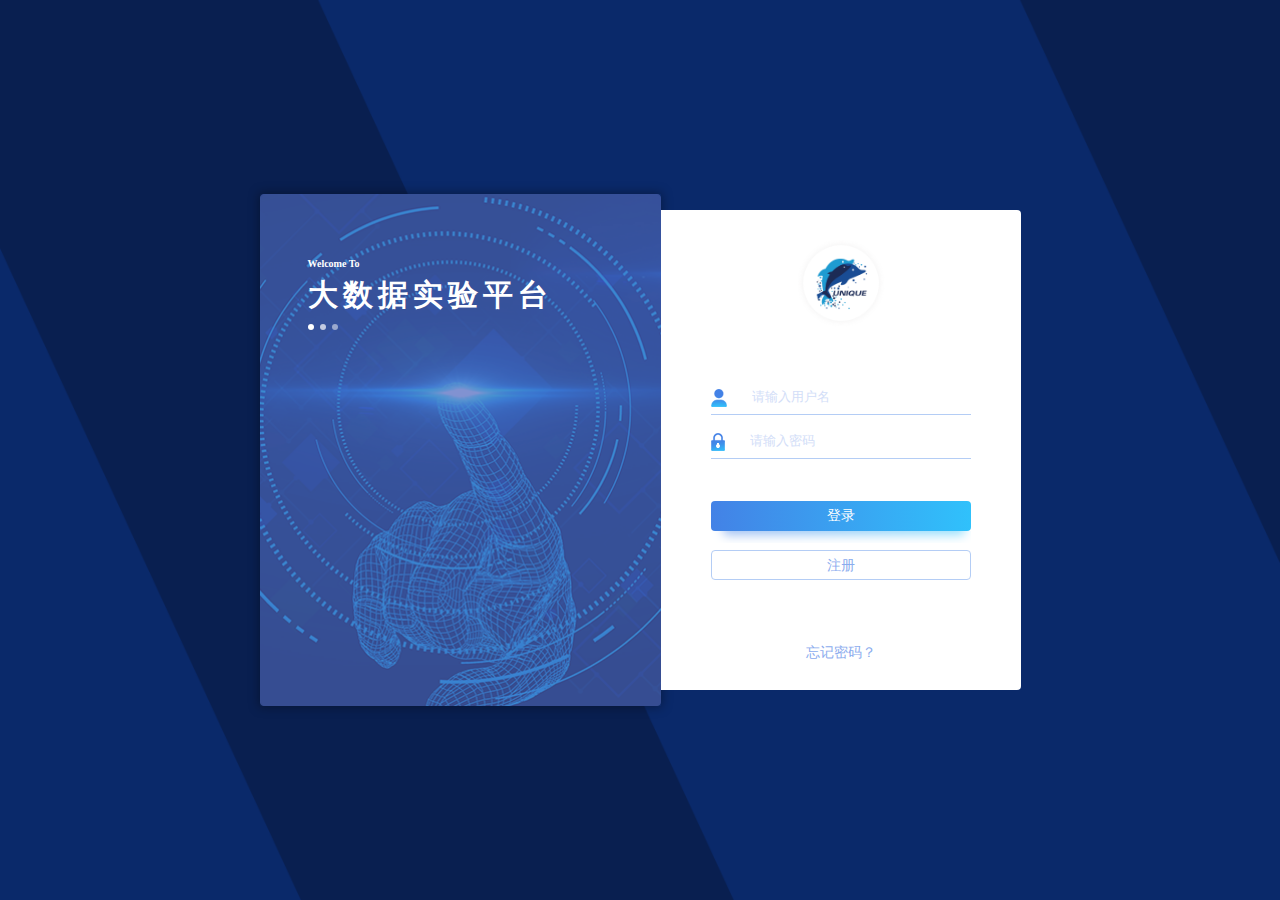
<file: index.html>
<!DOCTYPE html>
<html lang="en">
<head>
	<meta charset="UTF-8">
	<title>登录</title>
	<link rel="stylesheet" href="css/sign.css">
	<link rel="stylesheet" href="https://at.alicdn.com/t/font_828906_cgu0ub72jb9.css">
	<script src="js/sign.js"></script>
</head>
<body>
	<div class="HXH_box">
		<div class="HXH_box-left">
			<img src="img/background2.png" alt="">
			<p class="HXH_box-welcome">Welcome To</p>
			<p class="HXH_box-welcome HXH_box-DSJ">大数据实验平台</p>
			<div class="HXH_box-first"></div>
			<div class="HXH_box-first second"></div>
			<div class="HXH_box-first third"></div>
		</div>
		<div class="HXH_box-right">
			<div class="HXH_box-img">
				<img src="img/people.png" alt="">
			</div>
			<div class="HXH_box-list">
				<h5 class="hint">请输入正确账号</h5>
				<ul>
					<li>
						<img src="img/logo1.png" alt="" class="logo1">
						<input type="text" placeholder="请输入用户名" class="username">
						<p>
						<i class="iconfont icon-unie610 dui"></i>
						<i class="iconfont icon-cuo cuo"></i>
						</p>
					</li>
					
					<li>
						<img src="img/logo3.png" alt="" class="logo1 logo3">
						<input type="password" placeholder="请输入密码" class="password">
						<p>
						<i class="iconfont icon-unie610 dui1"></i>
						<i class="iconfont icon-cuo cuo1"></i>
						</p>
					</li>
					
				</ul>
				<button type="submit" class="HXH_submit1">登录</button>
				<div class="HXH_shadow"></div>
				<a href="zhucu.html"><button type="submit" class="HXH_submit2">注册</button></a>
				<a href=""><p>忘记密码？</p></a>
			</div>
		</div>
	</div>
</body>
</html>
</file>
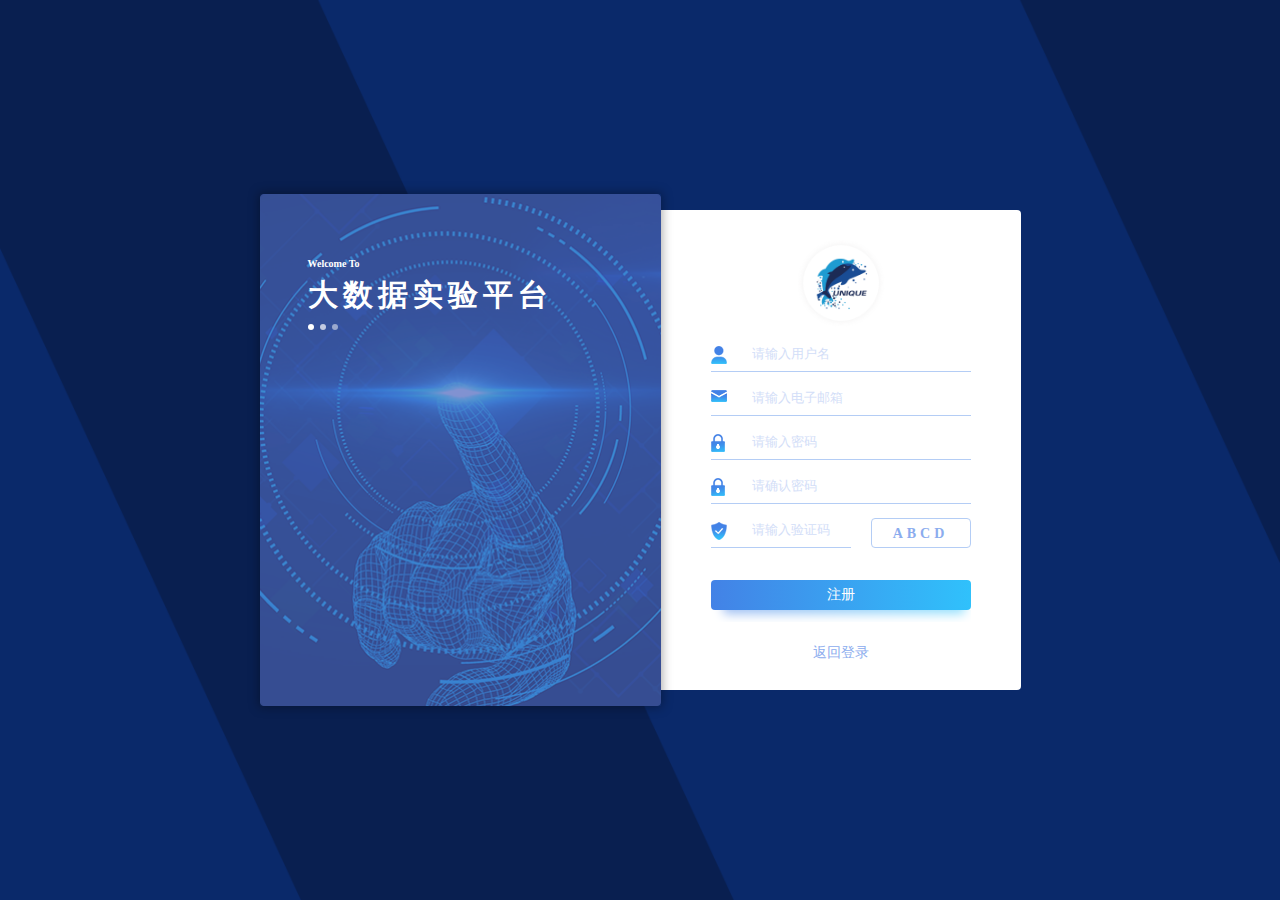
<file: zhucu.html>
<!DOCTYPE html>
<html lang="en">
<head>
	<meta charset="UTF-8">
	<title>注册</title>
	<link rel="stylesheet" href="https://at.alicdn.com/t/font_828830_mrmjdu5eq1.css">
	<link rel="stylesheet" href="css/animate.css">
	<link rel="stylesheet" href="css/index.css">
	<script src="js/index.js"></script>
</head>
<body>
	<div class="FYD_box">
		<div class="FYD_box-left">
			<img src="img/background2.png" alt="">
			<p class="FYD_box-welcome">Welcome To</p>
			<p class="FYD_box-welcome FYD_box-DSJ">大数据实验平台</p>
			<div class="FYD_box-first"></div>
			<div class="FYD_box-first second"></div>
			<div class="FYD_box-first third"></div>
		</div>
		<div class="FYD_box-right">
			<div class="FYD_box-img">
				<img src="img/people.png" alt="">
			</div>
			<div class="FYD_box-list">
				<ul>
					<li>
						<img src="img/logo1.png" alt="" class="logo1">
						<input type="text" placeholder="请输入用户名">
					</li>
					<li>
						<img src="img/logo2.png" alt="" class="logo1 logo2">
						<input type="email" placeholder="请输入电子邮箱">
					</li>
					<li>
						<img src="img/logo3.png" alt="" class="logo1 logo3">
						<input type="password" placeholder="请输入密码" class="name">
					</li>
					<li>
						<img src="img/logo3.png" alt="" class="logo1 logo3">
						<input type="password" placeholder="请确认密码" class="name">
					</li>
					<div class="all">
						<li class="small">
							<img src="img/logo4.png" alt="" class="logo1">
							<input type="text" placeholder="请输入验证码">
						</li>
						<button type="submit" class="FYD_button">
							ABCD
						</button>
					</div>
				</ul>
				<button type="submit" class="FYD_submit">注册</button>
				<div class="FYD_shadow"></div>
				<a href="index.html"><p>返回登录</p></a>
			</div>
		</div>
	</div>
	<div class="FYD_alert">
		<p class="FYD_text">您复制的密码已发送到您的邮箱</p>
		<i class="iconfont icon-gantanhao"></i>
		<p class="FYD_close">×</p>
	</div>
</body>
</html>
</file>
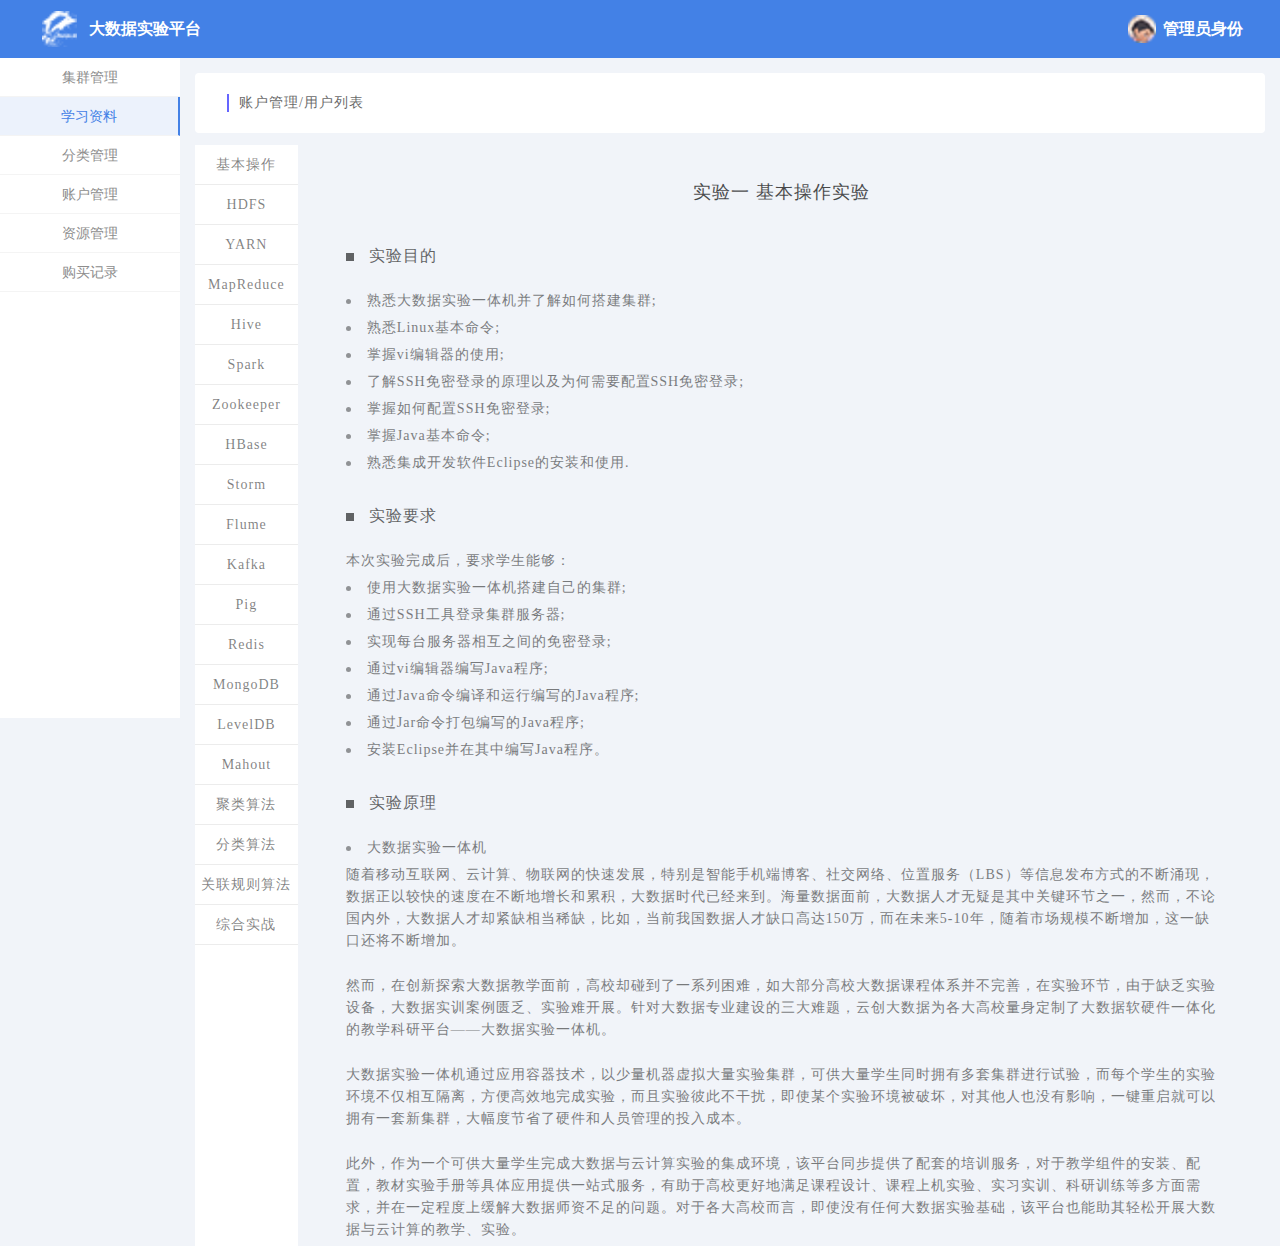
<file: 学习资料/stady_job.html>
<!doctype html>
<html lang="en">
<head>
    <meta charset="UTF-8">
    <meta name="viewport"
          content="width=device-width, user-scalable=no, initial-scale=1.0, maximum-scale=1.0, minimum-scale=1.0">
    <meta http-equiv="X-UA-Compatible" content="ie=edge">
    <link rel="stylesheet" href="http://at.alicdn.com/t/font_828283_t6ohz0yy.css">
    <link rel="stylesheet" href="css/base.css">
    <link rel="stylesheet" href="css/stady_job.css">
    <link rel="stylesheet" href="css/animate.css">

    <script src="js/xxzl1.js"></script>
    <title>公共样式</title>
</head>
<body>
    <header>
        <div class="left">
            <img src="img/logo.png" alt="">
            <h1>大数据实验平台</h1>
        </div>
        <div class="right">
            <img src="img/photo.png" alt="">
            <h2>管理员身份</h2>
            <div class="icon">
                <i class="iconfont icon-xiala"></i>
            </div>
        </div>
    </header>
    <main>
        <!--左侧列表-->
        <div class="list ">
                <p>集群管理</p>
                <p class="active">学习资料</p>
                <p>分类管理</p>
                <p>账户管理</p>
                <p>资源管理</p>
                <p>购买记录</p>
        </div>
        <!--左侧列表结束-->
        <!--主要内容-->
        <div class="CT_bigBox" style="padding:15px 15px 0 ">
            <!--顶部盒子内容-->
            <div class="topBox">
                <h2>账户管理/用户列表</h2>
            </div>

            <!--下面盒子内容-->
            <div class="nextBox">

                <!--左边盒子内容-->
                <div class="leftBox">
                    <ul>
                        <li class="a">基本操作</li>
                        <li class="a">HDFS</li>
                        <li class="a">YARN</li>
                        <li class="a">MapReduce</li>
                        <li class="a">Hive</li>
                        <li class="a">Spark
                            <div class="sanjiao"> ></div>
                            <div class="yc animated">
                                <ul>
                                    <li class="b">大数据实验一体机基本操作</li>
                                    <li class="b">部署Zookeeper</li>
                                    <li class="b">实时WordCountTopology</li>
                                </ul>
                            </div>
                        </li>
                        <li class="a">Zookeeper</li>
                        <li class="a">HBase</li>
                        <li class="a">Storm</li>
                        <li class="a">Flume</li>
                        <li class="a">Kafka</li>
                        <li class="a">Pig</li>
                        <li class="a">Redis</li>
                        <li class="a">MongoDB</li>
                        <li class="a">LevelDB</li>
                        <li class="a">Mahout</li>
                        <li class="a">聚类算法</li>
                        <li class="a">分类算法</li>
                        <li class="a">关联规则算法</li>
                        <li class="a">综合实战</li>
                    </ul>
                </div>

                <!--右边盒子内容-->
                <div class="rightBox">
                    <h2>实验一  基本操作实验</h2>

                    <!--实验目的-->
                    <dl>
                        <dt>
                            <div class="fang"></div>
                            <div class="text">实验目的</div>
                        </dt>
                        <dd>
                            <div class="yuan"></div>
                            <div class="text1">熟悉大数据实验一体机并了解如何搭建集群;</div>
                        </dd>
                        <dd>
                            <div class="yuan"></div>
                            <div class="text1">熟悉Linux基本命令;</div>
                        </dd>
                        <dd>
                            <div class="yuan"></div>
                            <div class="text1">掌握vi编辑器的使用;</div>
                        </dd>
                        <dd>
                            <div class="yuan"></div>
                            <div class="text1">了解SSH免密登录的原理以及为何需要配置SSH免密登录;</div>
                        </dd>
                        <dd>
                            <div class="yuan"></div>
                            <div class="text1">掌握如何配置SSH免密登录;</div>
                        </dd>
                        <dd>
                            <div class="yuan"></div>
                            <div class="text1">掌握Java基本命令;</div>
                        </dd>
                        <dd>
                            <div class="yuan"></div>
                            <div class="text1">熟悉集成开发软件Eclipse的安装和使用.</div>
                        </dd>
                    </dl>

                    <!--实验要求-->
                    <dl>
                        <dt>
                            <div class="fang"></div>
                            <div class="text">实验要求</div>
                        </dt>
                        <dd>
                            <div class="text1">本次实验完成后，要求学生能够：</div>
                        </dd>
                        <dd>
                            <div class="yuan"></div>
                            <div class="text1">使用大数据实验一体机搭建自己的集群;</div>
                        </dd>
                        <dd>
                            <div class="yuan"></div>
                            <div class="text1">通过SSH工具登录集群服务器;</div>
                        </dd>
                        <dd>
                            <div class="yuan"></div>
                            <div class="text1">实现每台服务器相互之间的免密登录;</div>
                        </dd>
                        <dd>
                            <div class="yuan"></div>
                            <div class="text1">通过vi编辑器编写Java程序;</div>
                        </dd>
                        <dd>
                            <div class="yuan"></div>
                            <div class="text1">通过Java命令编译和运行编写的Java程序;</div>
                        </dd>
                        <dd>
                            <div class="yuan"></div>
                            <div class="text1">通过Jar命令打包编写的Java程序;</div>

                        </dd>
                        <dd>
                            <div class="yuan"></div>
                            <div class="text1">安装Eclipse并在其中编写Java程序。</div>

                        </dd>
                    </dl>

                    <!--实验原理-->
                    <dl>
                        <dt>
                            <div class="fang"></div>
                            <div class="text">实验原理</div>
                        </dt>
                        <dd>
                            <div class="yuan"></div>
                            <div class="text1">大数据实验一体机</div>

                        </dd>
                        <dd>
                            <div class="text1">随着移动互联网、云计算、物联网的快速发展，特别是智能手机端博客、社交网络、位置服务（LBS）等信息发布方式的不断涌现，数据正以较快的速度在不断地增长和累积，大数据时代已经来到。海量数据面前，大数据人才无疑是其中关键环节之一，然而，不论国内外，大数据人才却紧缺相当稀缺，比如，当前我国数据人才缺口高达150万，而在未来5-10年，随着市场规模不断增加，这一缺口还将不断增加。</div>

                        </dd>
                        <dd>
                            <div class="text1">然而，在创新探索大数据教学面前，高校却碰到了一系列困难，如大部分高校大数据课程体系并不完善，在实验环节，由于缺乏实验设备，大数据实训案例匮乏、实验难开展。针对大数据专业建设的三大难题，云创大数据为各大高校量身定制了大数据软硬件一体化的教学科研平台——大数据实验一体机。
                            </div>

                        </dd>
                        <dd>

                            <div class="text1">大数据实验一体机通过应用容器技术，以少量机器虚拟大量实验集群，可供大量学生同时拥有多套集群进行试验，而每个学生的实验环境不仅相互隔离，方便高效地完成实验，而且实验彼此不干扰，即使某个实验环境被破坏，对其他人也没有影响，一键重启就可以拥有一套新集群，大幅度节省了硬件和人员管理的投入成本。</div>

                        </dd>
                        <dd>

                            <div class="text1">
                                此外，作为一个可供大量学生完成大数据与云计算实验的集成环境，该平台同步提供了配套的培训服务，对于教学组件的安装、配置，教材实验手册等具体应用提供一站式服务，有助于高校更好地满足课程设计、课程上机实验、实习实训、科研训练等多方面需求，并在一定程度上缓解大数据师资不足的问题。对于各大高校而言，即使没有任何大数据实验基础，该平台也能助其轻松开展大数据与云计算的教学、实验。
                            </div>

                        </dd>

                    </dl>

                </div>


            </div>




        </div>
        <!--主要内容结束-->
    </main>

</body>
</html>
</file>
<file: css/sign.css>
/*
* @Author: Administrator
* @Date:   2018-09-08 10:51:28
* @Last Modified by:   Administrator
* @Last Modified time: 2018-09-08 22:50:59
*/
*{
	box-sizing: border-box;
	font-family: "苹方";
	margin: 0;
	padding: 0;
	list-style: none;
}
html,body{
	margin: 0;
	padding: 0;
	width: 100%;
	height: 100%;
	background-image: url('../img/background.png');
	background-size: 100% 100%;
}
.HXH_box{
	width: 761px;
	height: 512px;
	/* background: pink; */
	position: absolute;
	left: 0;
	right: 0;
	top: 0;
	bottom: 0;
	margin: auto;
	display: flex;
}
.HXH_box .HXH_box-left{
	width: 401px;
	height: 100%;
	/* background: pink; */
	position: relative;
}
.HXH_box .HXH_box-left img{
	width: 100%;
	height: 100%;
	box-shadow: 0 0 10px 1px rgba(0, 0, 0, 0.35);
}
.HXH_box .HXH_box-left .HXH_box-welcome{
	position: absolute;
	top: 64px;
	left: 48px;
	font-size: 10px;
	font-weight: bold;
	color: #fff;

}
.HXH_box .HXH_box-left .HXH_box-DSJ{
	top: 81px;
	left: 48px;
	font-size: 30px;
	letter-spacing: 5px;
}
.HXH_box .HXH_box-left .HXH_box-first{
	position: absolute;
	top: 130px;
	left: 48px;
	width: 6px;
	height: 6px;
	background: #fff;
	border-radius: 50%;
} 
.HXH_box .HXH_box-left .second{
	left: 60px;
	background: #c3cbe1;
}
.HXH_box .HXH_box-left .third{
	left: 72px;
	background: #9ba9cd;
}
.HXH_box .HXH_box-right{
	padding: 0 50px 28px;
	width: 360px;
	height: 480px;
	background: #fff;
	margin:auto 0;
	border-top-right-radius: 4px;
	border-bottom-right-radius: 4px;
	position: relative;

}
.HXH_box .HXH_box-right .HXH_box-img{
	width: 100%;
	height: 90px;
	/* background: yellow; */
	margin-top: 28px;
	display: flex;
	justify-content: center;
}
.HXH_box .HXH_box-right .HXH_box-img img{
	width: 90px;
	height: 90px;
}
.HXH_box .HXH_box-right .HXH_box-list{
	width: 100%;
	height: calc(100% - 118px);
	/* background: orange; */
}
.HXH_box .HXH_box-right .HXH_box-list h5{
	/* padding-top: 30px; */
	text-align: right;
	font-size: 14px;
	color: #f3b3b3; 
	font-weight: normal;
	position: absolute;
	top: 150px;
	right:54px;
	/* margin-bottom: -9px; */
	display: none;
}

.HXH_box .HXH_box-right .HXH_box-list ul{
	width: 100%;
	/* height: 100%; */
}
.HXH_box .HXH_box-right .HXH_box-list .all{
	display: flex;
	flex-direction: row;
	width: 100%;
	height: 44px;
}
.HXH_box .HXH_box-right .HXH_box-list ul li{
	display: flex;
	flex-direction: row;
	width: 100%;
	height: 44px;
	border-bottom: 1.5px solid #b4cdf5;
	/* background: pink; */
}
.HXH_box .HXH_box-right .HXH_box-list ul li:nth-child(1){
	margin-top:43px;
	
	position: relative;
}
.HXH_box .HXH_box-right .HXH_box-list ul li:nth-child(1) i{
	position: absolute;
	top: 18px;
	right:0;	
}
.HXH_box .HXH_box-right .HXH_box-list ul li:nth-child(1) i.cuo{
	color: #f3b3b3;
	display: none;
	padding-right: 5px;	
}
.HXH_box .HXH_box-right .HXH_box-list ul li:nth-child(1) i.dui{
	color: #a8f8db;	
	display: none;
	padding-right: 5px;	
}
.HXH_box .HXH_box-right .HXH_box-list ul li:nth-child(2){
	/* margin-top: 30px; */
	position: relative;
}
.HXH_box .HXH_box-right .HXH_box-list ul li:nth-child(2) i{
	position: absolute;
	top: 18px;
	right:0;	
}
.HXH_box .HXH_box-right .HXH_box-list ul li:nth-child(2) i.cuo1{
	color: #f3b3b3;	
	display: none;
	padding-right: 5px;	
}
.HXH_box .HXH_box-right .HXH_box-list ul li:nth-child(2) i.dui1{
	color: #a8f8db;
	display: none;
	padding-right: 5px;		
}
.HXH_box .HXH_box-right .HXH_box-list ul li .logo1{
	width: 16px;
	height: 18px;
	margin-top: 18px;
}

/* .FYD_box .FYD_box-right .FYD_box-list ul li .logo2{
	width: 16px;
	height: 12px;
} */
.HXH_box .HXH_box-right .HXH_box-list ul li .logo3{
	width: 14px;
	height: 18px;
}
	

.HXH_box .HXH_box-right .HXH_box-list ul li input{
	margin-left: 25px;
	margin-top: 11px;
	height: 30px;
	outline: none;
	border: none;
}
.HXH_box .HXH_box-right .HXH_box-list ul li .name{
	margin-left: 27px;
}
.HXH_box .HXH_box-right .HXH_box-list ul li input::-webkit-input-placeholder{
	color: #d3def8;
}
.HXH_box .HXH_box-right .HXH_box-list ul .all .small{
	width: 140px;
}
.HXH_box .HXH_box-right .HXH_box-list ul .all .HXH_button{
	width: 102px;
	height: 30px;
	margin-top: 13.5px;
	margin-left: 20px;
	border: 1.5px solid #b4cdf5;
	border-radius: 4px;
	background:#fff;
	text-align: center;
	line-height: 30px;
	color: #8bacee;
	letter-spacing: 4px;
	font-weight: bold;
	font-size: 14px;
	font-family: "San Francisco Display";
	cursor: pointer;
}
.HXH_box .HXH_box-right .HXH_submit1{
	width: 100%;
	height: 30px;
	border: none;
	margin-top: 42px;
	background: linear-gradient(to right,#4382e6,#30c1fb);
	border-radius: 4px;
	text-align: center;
	line-height: 30px;
	font-size: 14px;
	color: #fff;
	cursor: pointer;
}
.HXH_box .HXH_box-right .HXH_submit2{
	width: 100%;
	height: 30px;
	border: none;
	margin-top: 7px;
	background: #fff;
	border-radius: 4px;
	text-align: center;
	line-height: 30px;
	font-size: 14px;
	color: #8bacee;
	cursor: pointer;
	border: 1px solid #b4cdf5;
}
.HXH_box .HXH_box-right .HXH_shadow{
	width: 100%;
	height: 12px;
	background-image: url('../img/shadow.png');
	background-position: 0 16px;
}
.HXH_box .HXH_box-right a{
	text-decoration: none;
}
.HXH_box .HXH_box-right a p{
	text-align: center;
	font-size: 14px;
	color: #8bacee;
	margin-top:64px;

}
</file>
<file: css/index.css>
/*
* @Author: 123
* @Date:   2018-09-07 19:58:16
* @Last Modified by:   123
* @Last Modified time: 2018-09-08 17:10:06
*/
*{
	box-sizing: border-box;
	font-family: "苹方";
	margin: 0;
	padding: 0;
	list-style: none;
}
html,body{
	margin: 0;
	padding: 0;
	width: 100%;
	height: 100%;
	background-image: url('../img/background.png');
	background-size: 100% 100%;
}
.FYD_box{
	width: 761px;
	height: 512px;
	/* background: pink; */
	position: absolute;
	left: 0;
	right: 0;
	top: 0;
	bottom: 0;
	margin: auto;
	display: flex;
}
.FYD_box .FYD_box-left{
	width: 401px;
	height: 100%;
	/* background: pink; */
	position: relative;
}
.FYD_box .FYD_box-left img{
	width: 100%;
	height: 100%;
	box-shadow: 0 0 10px 1px rgba(0, 0, 0, 0.35);
}
.FYD_box .FYD_box-left .FYD_box-welcome{
	position: absolute;
	top: 64px;
	left: 48px;
	font-size: 10px;
	font-weight: bold;
	color: #fff;

}
.FYD_box .FYD_box-left .FYD_box-DSJ{
	top: 81px;
	left: 48px;
	font-size: 30px;
	letter-spacing: 5px;
}
.FYD_box .FYD_box-left .FYD_box-first{
	position: absolute;
	top: 130px;
	left: 48px;
	width: 6px;
	height: 6px;
	background: #fff;
	border-radius: 50%;
} 
.FYD_box .FYD_box-left .second{
	left: 60px;
	background: #c3cbe1;
}
.FYD_box .FYD_box-left .third{
	left: 72px;
	background: #9ba9cd;
}
.FYD_box .FYD_box-right{
	padding: 0 50px 28px;
	width: 360px;
	height: 480px;
	background: #fff;
	margin:auto 0;
	border-top-right-radius: 4px;
	border-bottom-right-radius: 4px;
}
.FYD_box .FYD_box-right .FYD_box-img{
	width: 100%;
	height: 90px;
	/* background: yellow; */
	margin-top: 28px;
	display: flex;
	justify-content: center;
}
.FYD_box .FYD_box-right .FYD_box-img img{
	width: 90px;
	height: 90px;
}
.FYD_box .FYD_box-right .FYD_box-list{
	width: 100%;
	height: calc(100% - 118px);
	/* background: orange; */
}
.FYD_box .FYD_box-right .FYD_box-list ul{
	width: 100%;
	/* height: 100%; */
}
.FYD_box .FYD_box-right .FYD_box-list .all{
	display: flex;
	flex-direction: row;
	width: 100%;
	height: 44px;
}
.FYD_box .FYD_box-right .FYD_box-list ul li{
	display: flex;
	flex-direction: row;
	width: 100%;
	height: 44px;
	border-bottom: 1.5px solid #b4cdf5;
}
.FYD_box .FYD_box-right .FYD_box-list ul li .logo1{
	width: 16px;
	height: 18px;
	margin-top: 18px;
}
.FYD_box .FYD_box-right .FYD_box-list ul li .logo2{
	width: 16px;
	height: 12px;
}
.FYD_box .FYD_box-right .FYD_box-list ul li .logo3{
	width: 14px;
	height: 18px;
}
.FYD_box .FYD_box-right .FYD_box-list ul li input{
	margin-left: 25px;
	margin-top: 11px;
	height: 30px;
	outline: none;
	border: none;
}
.FYD_box .FYD_box-right .FYD_box-list ul li .name{
	margin-left: 27px;
}
.FYD_box .FYD_box-right .FYD_box-list ul li input::-webkit-input-placeholder{
	color: #d3def8;
}
.FYD_box .FYD_box-right .FYD_box-list ul .all .small{
	width: 140px;
}
.FYD_box .FYD_box-right .FYD_box-list ul .all .FYD_button{
	width: 102px;
	height: 30px;
	margin-top: 13.5px;
	margin-left: 20px;
	border: 1.5px solid #b4cdf5;
	border-radius: 4px;
	background: #fff;
	text-align: center;
	line-height: 30px;
	color: #8bacee;
	letter-spacing: 4px;
	font-weight: bold;
	font-size: 14px;
	font-family: "San Francisco Display";
	outline: none;
	cursor: pointer;
}
.FYD_box .FYD_box-right .FYD_submit{
	width: 100%;
	height: 30px;
	border: none;
	margin-top: 32px;
	background: linear-gradient(to right,#4382e6,#30c1fb);
	border-radius: 4px;
	text-align: center;
	line-height: 30px;
	font-size: 14px;
	color: #fff;
	cursor: pointer;
}
.FYD_box .FYD_box-right .FYD_shadow{
	width: 100%;
	height: 12px;
	background-image: url('../img/shadow.png');
	background-position: 0 16px;
}
.FYD_box .FYD_box-right a{
	text-decoration: none;
}
.FYD_box .FYD_box-right a p{
	text-align: center;
	font-size: 14px;
	color: #8bacee;
	margin-top: 22px;
}
.FYD_alert{
	position: fixed;
	top: 0;
	bottom: 0;
	left: 0;
	right: 0;
	margin: auto;
	width: 454px;
	height: 220px;
	background-color: #fff;
	box-shadow: 0 0 2px 1000px rgba(0, 0, 0, 0.5);
	border-radius: 4px;
	display: none;
}
.FYD_alert .FYD_text{
	text-align: center;
	line-height: 220px;
	font-size: 14px;
	color: #dddddd;
	font-weight: bold;
}
.FYD_alert i{
	color: #ffbe22;
	margin-top: 5px;
	font-size: 10px;
	font-weight: normal;
	position: absolute;
	top: 100px;
	left: 114px;
}
.FYD_alert .FYD_close{
	position: absolute;
	top: 10px;
	right: 18px;
	font-size: 14px;
	color: #dddddd;
	cursor: pointer;
}
</file>
<file: 学习资料/css/base.css>
*{
	margin: 0;
	padding: 0;
	box-sizing: border-box;
	list-style: none;
	font-family: "苹方","微软雅黑","宋体","楷体";
}
a{
	text-decoration: none;
}
i{
	font-style: normal;
}
</file>
<file: 学习资料/css/stady_job.css>
html{
    background: #f1f4f9;
}
header{
    width: 100%;
    height: 58px;
    background: #4381e6;
    padding: 0 15px 0 42px;
    display: flex;
    align-items: center;
    justify-content: space-between;
}
header .left{
    display: flex;
}
header .left img{
    width: 35px;
    height: 36px;
}
header .left h1{
    font-family:"苹方";
    font-size: 16px;
    color: #fff;
    margin-left: 12px;
    line-height: 36px;
}
header .right{
    display: flex;
    position: relative;
    justify-content: space-between;
    align-items: center;
}
header .right img{
    width: 28px;
    height: 28px;
}
header .right h2{
    font-family:"苹方";
    font-size: 16px;
    color: #fff;
    margin-left: 7px;
    line-height: 36px;
}
header .right .icon{
    width: 10px;
    height: 10px;
    margin-left: 12px;
}
header .right .icon i{
    font-size: 5px;
    color: #fff;
    position: absolute;
    right: 0;
    z-index: 999;
}

main{
    height: 660px;
    display: flex;
}
main .list{
    background: #fff;

}
main .list  p{
    font-family:"苹方";
    font-size: 14px;
    color: #8d8d8d;
    text-align: center;
    line-height: 40px;
    border-bottom: 1px solid #f4f4f4;
    width: 180px;
    height: 39px;
}
main .list  p:hover{
    cursor: pointer;
}
main .list  p.active{
    color:#4381e6 ;
    background: rgba(67,129,230,0.1);
    border-right: 2px solid #4381e6;
}
/*右侧内容css*/
main .CT_bigBox{
    width: 100%;


}
/*顶部和子*/
main .CT_bigBox .topBox{
    /*width: 1156px;*/
    height: 60px;
    background-color: #ffffff;
    border-radius: 4px;
    padding-left: 32px;
    display: flex;
    justify-content: left;
    align-items: center;
}
main .CT_bigBox .topBox h2{
    /*width: 123px;*/
    /*height: 14px;*/
    font-family: PingFang-SC-Heavy;
    font-size: 14px;
    font-weight: normal;
    font-stretch: normal;
    letter-spacing: 1px;
    color: #000000;
    opacity: 0.6;
    padding-left:10px;
    border-left: 2px solid blue;
}
/*下一个大盒子*/
main .CT_bigBox .nextBox{
    padding-top:12px ;
    display: flex;
}



/*左边的盒子*/
main .CT_bigBox .nextBox .leftBox{
    width: 115px;
    padding-bottom: 36px;
    background-color: white;
}
main .CT_bigBox .nextBox .leftBox ul li{
    position: relative;
    height: 40px;
    border-bottom: 1px solid  #ececec;;
    font-family: SanFranciscoDisplay-Bold;
    font-size: 14px;
    font-weight: normal;
    font-stretch: normal;
    letter-spacing: 1px;
    color: rgba(0,0,0,0.5);
    /*opacity: 0.5;*/
    text-align: center;
    line-height: 40px;
    cursor: pointer;
}
main .CT_bigBox .nextBox .leftBox ul li .sanjiao{
    position: absolute;
    top: 0;
    bottom: 0;
    margin:auto 0;
    right: 18px;
    display: none;
}
main .CT_bigBox .nextBox .leftBox ul li.active{
    color: blue;
}
main .CT_bigBox .nextBox .leftBox ul li .yc{


    position: absolute;
    opacity: 0;
    transition:opacity .5s;
    left: 115px;
    top:0;
    background-color: white;
    z-index: 2;



}
main .CT_bigBox .nextBox .leftBox ul li .yc ul li{
    width: 233px;

}


/*右边的盒子*/
main .CT_bigBox .nextBox .rightBox{
    width: 100%;
    /*background-color: red;*/
    padding-top: 35px;
    padding-left: 48px;
    padding-right: 48px;
    display: flex;
    flex-direction: column;
}
main .CT_bigBox .nextBox .rightBox h2{
    text-align: center;
    font-family: PingFang-SC-Heavy;
    font-size: 18px;
    font-weight: normal;
    font-stretch: normal;
    letter-spacing: 1px;
    color: #000000;
    opacity: 0.7;
    margin-bottom: 42px;

}
main .CT_bigBox .nextBox .rightBox dl dt{

    display: flex;
    align-items: center;
    margin-bottom: 23px;
}
main .CT_bigBox .nextBox .rightBox dl:nth-child(3){
    margin-top: 27px;
}
main .CT_bigBox .nextBox .rightBox dl:nth-child(4){
    margin-top: 27px;
}

main .CT_bigBox .nextBox .rightBox dl:nth-child(4) dd:nth-child(4){
    margin-top: 23px;
}
main .CT_bigBox .nextBox .rightBox dl:nth-child(4) dd:nth-child(5){
    margin-top: 23px;
}
main .CT_bigBox .nextBox .rightBox dl:nth-child(4) dd:nth-child(6){
    margin-top: 23px;
}


main .CT_bigBox .nextBox .rightBox dl dt .fang{
    width: 8px;
    height: 8px;
    background-color: #000000;
    opacity: 0.6;
    margin-right: 15px;

}
main .CT_bigBox .nextBox .rightBox dl dt .text{

    font-family: PingFang-SC-Heavy;
    font-size: 16px;
    font-weight: normal;
    font-stretch: normal;
    letter-spacing: 1px;
    color: #000000;
    opacity: 0.6;
    display: flex;
}
main .CT_bigBox .nextBox .rightBox dl  dd{
    display: flex;
    align-items: center;
    margin-bottom: 5px;
}
main .CT_bigBox .nextBox .rightBox dl  dd .yuan{
    width: 5px;
    height: 5px;
    background-color: #000000;
    opacity: 0.4;
    border-radius: 50%;
    margin-right: 16px;
}
main .CT_bigBox .nextBox .rightBox dl dd .text1{
    font-family: PingFang-SC-Regular;
    font-size: 14px;
    font-weight: normal;
    font-stretch: normal;
    line-height: 22px;
    letter-spacing: 1px;
    color: #000000;
    opacity: 0.5;
}
</file>
